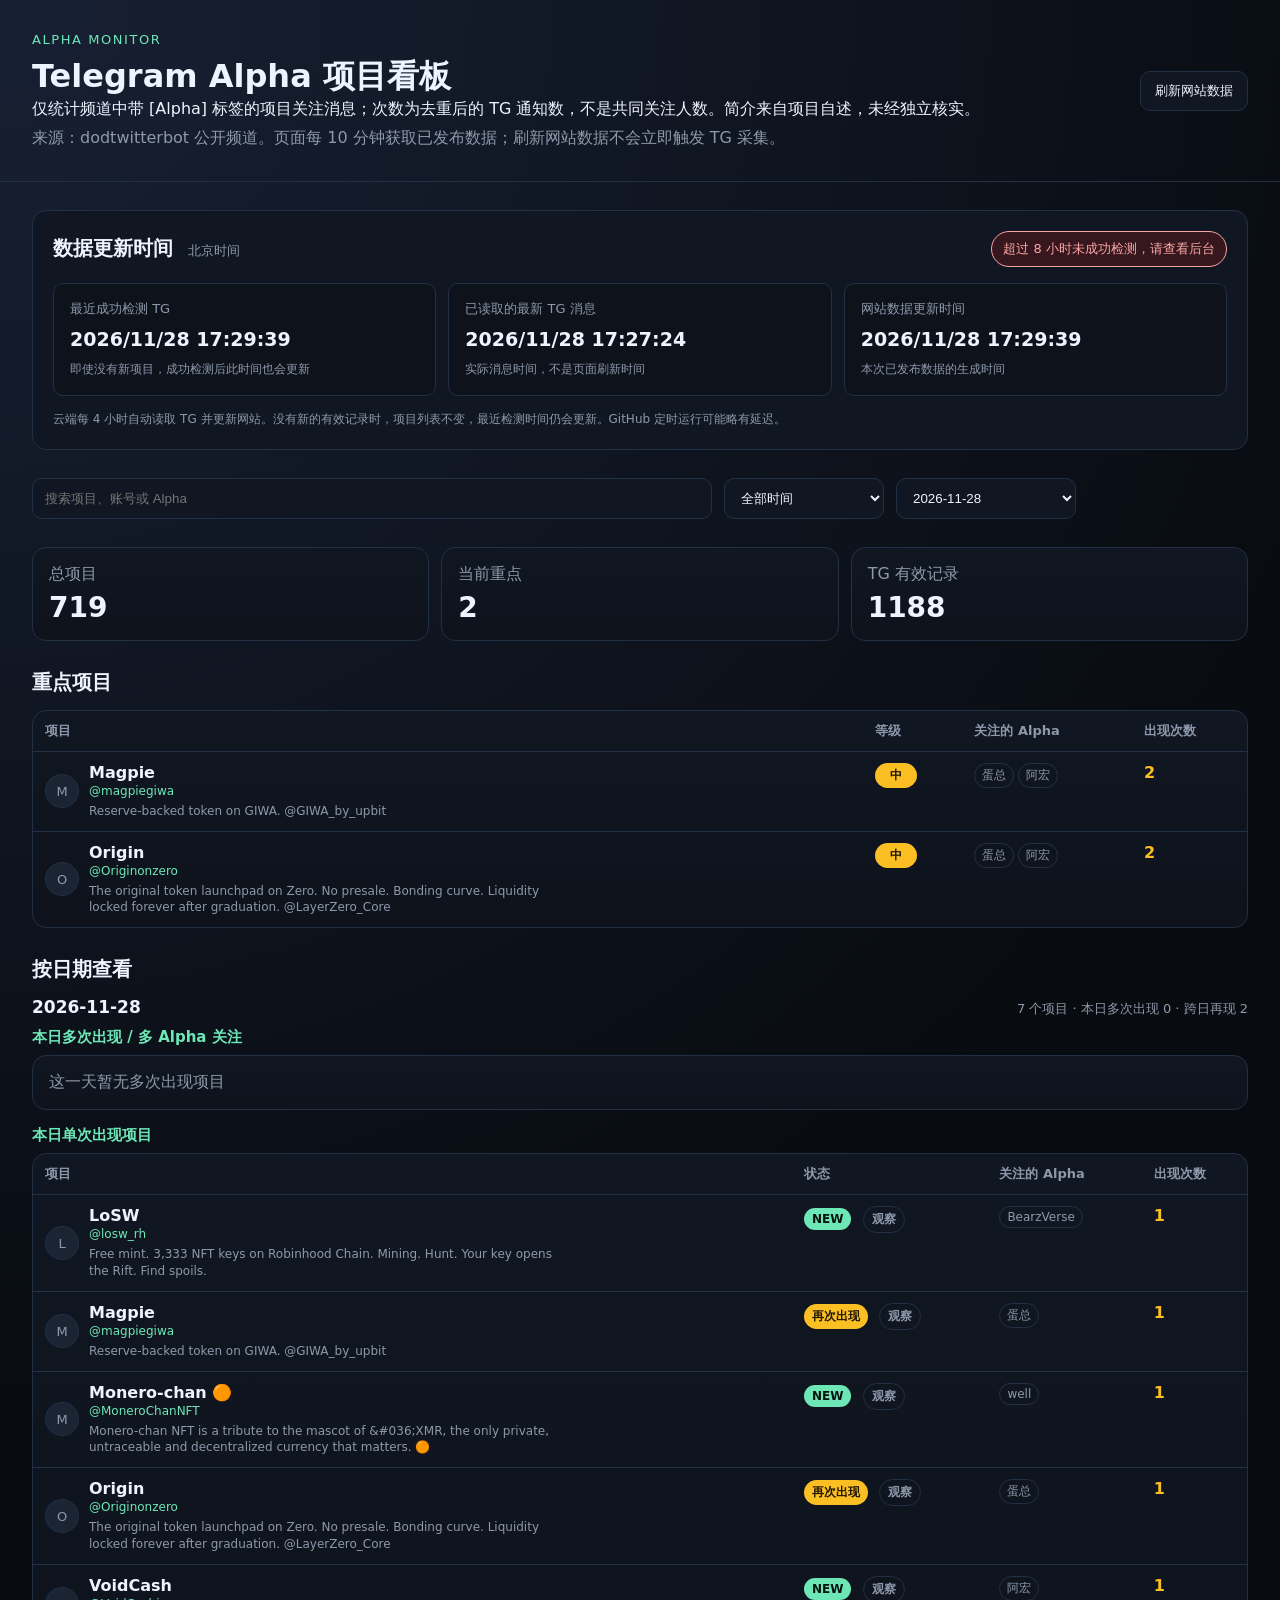
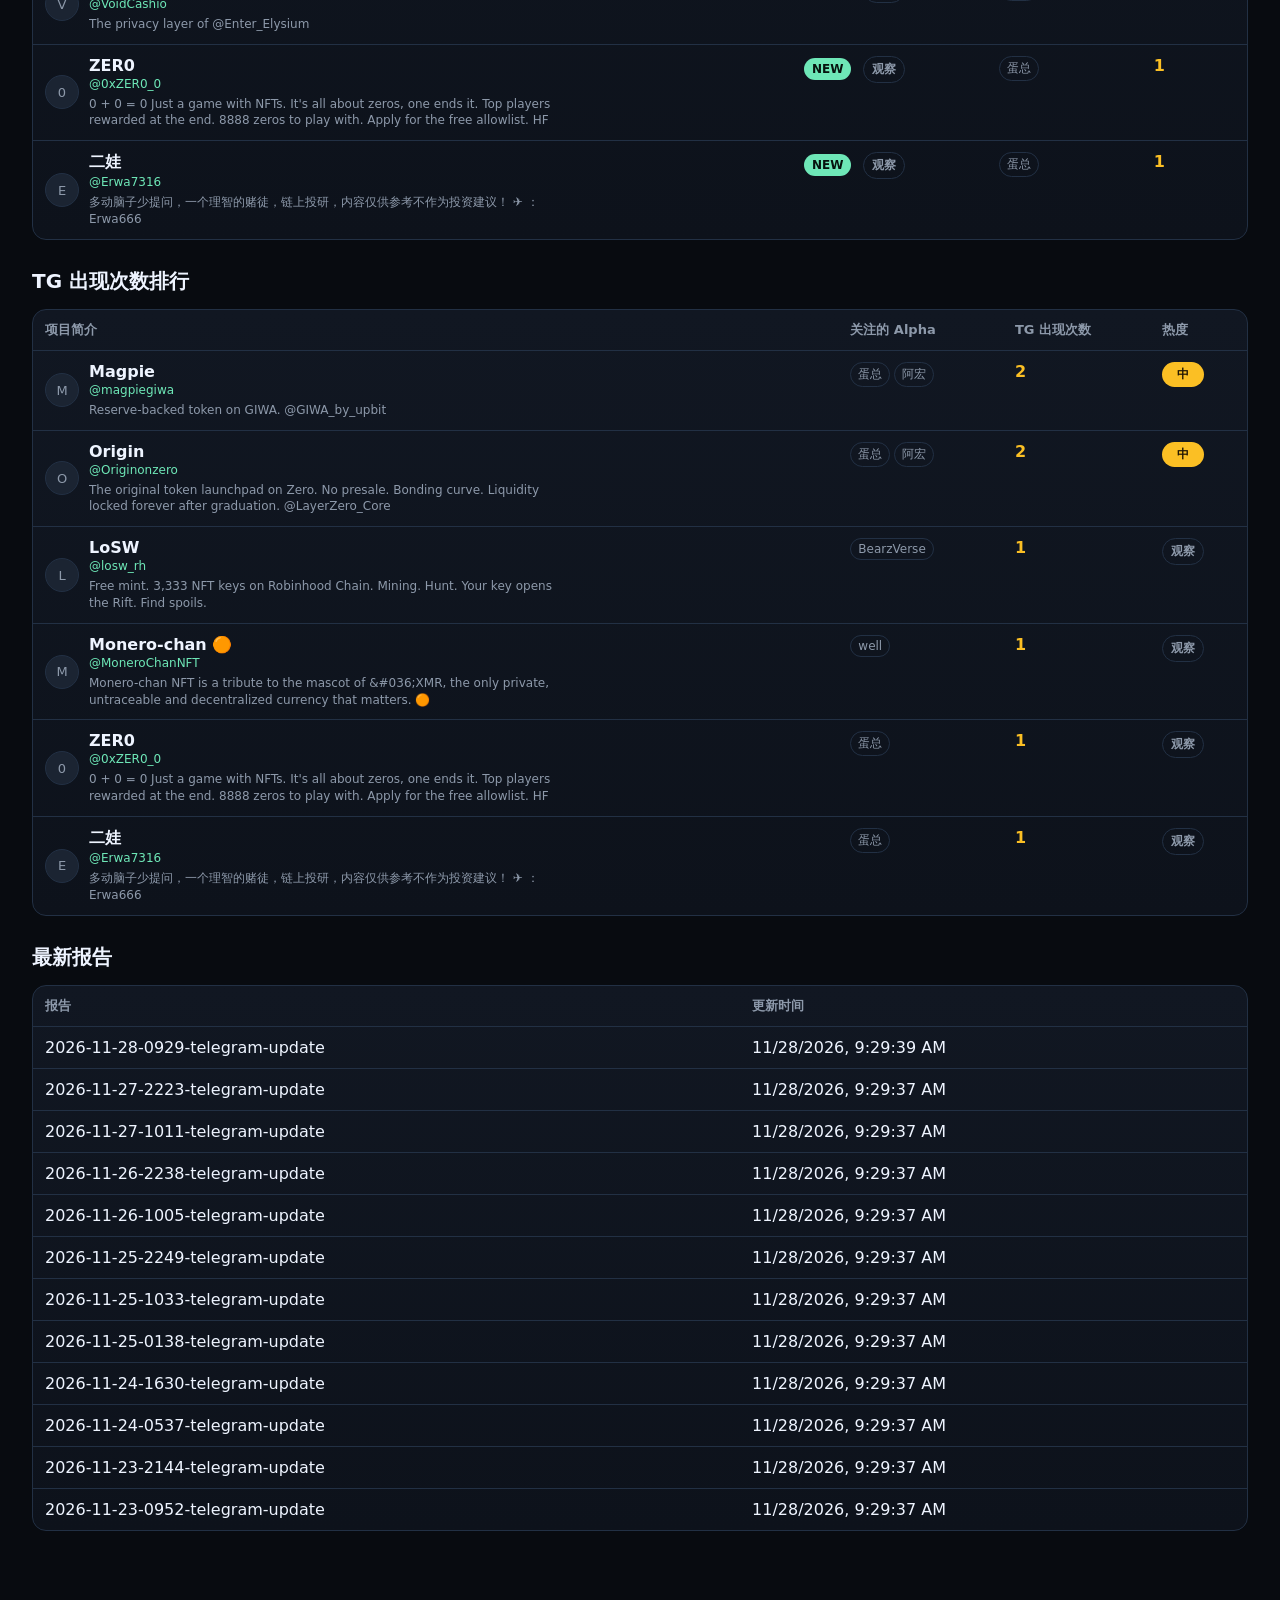
<file: index.html>
<!doctype html>
<html lang="zh-CN">
<head>
  <meta charset="utf-8">
  <meta name="viewport" content="width=device-width, initial-scale=1">
  <title>Alpha 项目监控</title>
  <link rel="stylesheet" href="./styles.css">
</head>
<body>
  <header>
    <div>
      <p class="eyebrow">Alpha Monitor</p>
      <h1>Telegram Alpha 项目看板</h1>
      <p>仅统计频道中带 [Alpha] 标签的项目关注消息；次数为去重后的 TG 通知数，不是共同关注人数。简介来自项目自述，未经独立核实。</p>
      <p id="meta">加载中...</p>
    </div>
    <button id="refresh">刷新网站数据</button>
  </header>

  <main>
    <section class="freshness" aria-label="数据更新时间">
      <div class="freshness-heading">
        <h2>数据更新时间 <span>北京时间</span></h2>
        <span id="collection-status" class="collection-status status-pending" role="status">正在读取检测状态</span>
      </div>
      <div id="update-times" class="update-times"></div>
      <p class="freshness-note">云端每 4 小时自动读取 TG 并更新网站。没有新的有效记录时，项目列表不变，最近检测时间仍会更新。GitHub 定时运行可能略有延迟。</p>
    </section>

    <section class="filters">
      <input id="search" type="search" placeholder="搜索项目、账号或 Alpha">
      <select id="range">
        <option value="all">全部时间</option>
        <option value="6h">最近 6 小时</option>
        <option value="24h">今天 / 24 小时</option>
        <option value="3d">最近 3 天</option>
      </select>
      <select id="day">
        <option value="all">全部日期</option>
      </select>
    </section>

    <section class="cards" id="totals"></section>

    <section>
      <h2>重点项目</h2>
      <div id="priority"></div>
    </section>

    <section>
      <h2>按日期查看</h2>
      <div id="daily"></div>
    </section>

    <section>
      <h2>TG 出现次数排行</h2>
      <div id="tg"></div>
    </section>

    <section>
      <h2>最新报告</h2>
      <div id="reports"></div>
    </section>
  </main>

  <script src="./app.js"></script>
</body>
</html>
</file>
<file: styles.css>
:root {
  color-scheme: dark;
  --bg: #080b10;
  --panel: #111722;
  --panel2: #0d121b;
  --text: #eef4ff;
  --muted: #8d99aa;
  --line: #223044;
  --accent: #6ee7b7;
  --warn: #fbbf24;
}

* { box-sizing: border-box; }
body {
  margin: 0;
  background: radial-gradient(circle at top left, #172033, var(--bg) 42%);
  color: var(--text);
  font-family: ui-sans-serif, system-ui, -apple-system, BlinkMacSystemFont, "Segoe UI", sans-serif;
}

header {
  display: flex;
  align-items: center;
  justify-content: space-between;
  gap: 24px;
  padding: 32px;
  border-bottom: 1px solid var(--line);
}

h1, h2, p { margin: 0; }
h1 { font-size: 32px; }
h2 { margin-bottom: 14px; font-size: 20px; }
main { padding: 28px 32px 48px; }
section { margin: 0 0 28px; }
.eyebrow { color: var(--accent); font-size: 13px; letter-spacing: .12em; text-transform: uppercase; margin-bottom: 8px; }
#meta { color: var(--muted); margin-top: 8px; }
.freshness {
  padding: 20px;
  border: 1px solid var(--line);
  border-radius: 14px;
  background: var(--panel);
}
.freshness-heading { display: flex; flex-wrap: wrap; align-items: center; justify-content: space-between; gap: 12px; margin-bottom: 16px; }
.freshness-heading h2 { margin: 0; }
.freshness-heading h2 span { color: var(--muted); font-size: 13px; font-weight: 400; margin-left: 8px; }
.collection-status { display: inline-block; padding: 7px 11px; border: 1px solid currentColor; border-radius: 999px; font-size: 13px; line-height: 1.5; }
.status-ok { color: var(--accent); background: #0e2922; }
.status-pending { color: var(--muted); }
.status-delayed { color: var(--warn); background: #302508; }
.status-error { color: #fca5a5; background: #35171d; }
.update-times { display: grid; grid-template-columns: repeat(3, minmax(0, 1fr)); gap: 12px; }
.update-time { padding: 16px; background: var(--panel2); border: 1px solid var(--line); border-radius: 10px; }
.update-time span, .update-time strong, .update-time small { display: block; }
.update-time span { color: var(--muted); font-size: 13px; }
.update-time strong { margin: 10px 0; font-size: 19px; font-variant-numeric: tabular-nums; overflow-wrap: anywhere; }
.update-time small, .freshness-note { color: var(--muted); font-size: 12px; line-height: 1.6; }
.freshness-note { margin-top: 14px; }

button {
  border: 1px solid var(--line);
  background: var(--panel);
  color: var(--text);
  border-radius: 10px;
  padding: 10px 14px;
  cursor: pointer;
}

input, select {
  width: 100%;
  border: 1px solid var(--line);
  background: var(--panel);
  color: var(--text);
  border-radius: 10px;
  padding: 11px 12px;
  outline: none;
}

input:focus, select:focus, button:hover {
  border-color: var(--accent);
}

.filters {
  display: grid;
  grid-template-columns: minmax(240px, 1fr) 160px 180px 160px;
  gap: 12px;
}

.cards {
  display: grid;
  grid-template-columns: repeat(auto-fit, minmax(170px, 1fr));
  gap: 12px;
}
.card, .table-wrap {
  background: linear-gradient(180deg, var(--panel), var(--panel2));
  border: 1px solid var(--line);
  border-radius: 14px;
}
.card { padding: 16px; }
.card strong { display: block; font-size: 28px; margin-top: 6px; }
.card span { color: var(--muted); }

.table-wrap { overflow: hidden; }
table { width: 100%; border-collapse: collapse; }
th, td {
  padding: 11px 12px;
  border-bottom: 1px solid var(--line);
  text-align: left;
  vertical-align: top;
}
th { color: var(--muted); font-weight: 600; font-size: 13px; }
tr:last-child td { border-bottom: 0; }
a { color: var(--accent); text-decoration: none; }
.project-cell {
  display: flex;
  align-items: center;
  gap: 10px;
  min-width: 180px;
}
.avatar-wrap {
  position: relative;
  width: 34px;
  height: 34px;
  flex: 0 0 34px;
  display: inline-block;
}
.avatar {
  width: 34px;
  height: 34px;
  flex: 0 0 34px;
  border-radius: 50%;
  background: #1b2432;
  border: 1px solid var(--line);
  object-fit: cover;
}
.avatar-img {
  position: absolute;
  inset: 0;
}
.avatar-fallback {
  display: inline-flex;
  align-items: center;
  justify-content: center;
  color: var(--muted);
  font-size: 13px;
}
.handle {
  margin-top: 2px;
  color: var(--muted);
  font-size: 12px;
}
.project-description {
  max-width: 480px;
  margin-top: 5px;
  color: var(--muted);
  font-size: 12px;
  line-height: 1.4;
  display: -webkit-box;
  -webkit-box-orient: vertical;
  -webkit-line-clamp: 2;
  overflow: hidden;
}
.tag {
  display: inline-block;
  margin: 0 4px 4px 0;
  padding: 3px 7px;
  border: 1px solid var(--line);
  border-radius: 999px;
  color: var(--muted);
  font-size: 12px;
}
.level {
  display: inline-block;
  min-width: 42px;
  padding: 4px 8px;
  border-radius: 999px;
  font-size: 12px;
  font-weight: 700;
  text-align: center;
}
.level-high {
  color: #07130e;
  background: var(--accent);
}
.level-mid {
  color: #211704;
  background: var(--warn);
}
.level-watch {
  color: var(--muted);
  border: 1px solid var(--line);
}
.empty { color: var(--muted); padding: 16px; }
.score { color: var(--warn); font-weight: 700; }
.day-block {
  margin-bottom: 18px;
}
.day-title {
  display: flex;
  align-items: baseline;
  justify-content: space-between;
  gap: 12px;
  margin: 0 0 10px;
}
.day-title h3 {
  margin: 0;
  font-size: 17px;
}
.day-title span {
  color: var(--muted);
  font-size: 13px;
}
.subsection {
  margin: 0 0 16px;
}
.subsection h4 {
  margin: 0 0 8px;
  color: var(--accent);
  font-size: 15px;
}
.source-line {
  margin-bottom: 4px;
}
.status-new,
.status-repeat {
  display: inline-block;
  margin: 0 6px 4px 0;
  padding: 4px 8px;
  border-radius: 999px;
  font-size: 12px;
  font-weight: 800;
}
.status-new {
  color: #07130e;
  background: var(--accent);
}
.status-repeat {
  color: #211704;
  background: var(--warn);
}

@media (max-width: 760px) {
  .update-times { grid-template-columns: 1fr; }
  header {
    align-items: flex-start;
    flex-direction: column;
  }
  .filters {
    grid-template-columns: 1fr;
  }
  th, td {
    padding: 10px 9px;
  }
}
</file>
